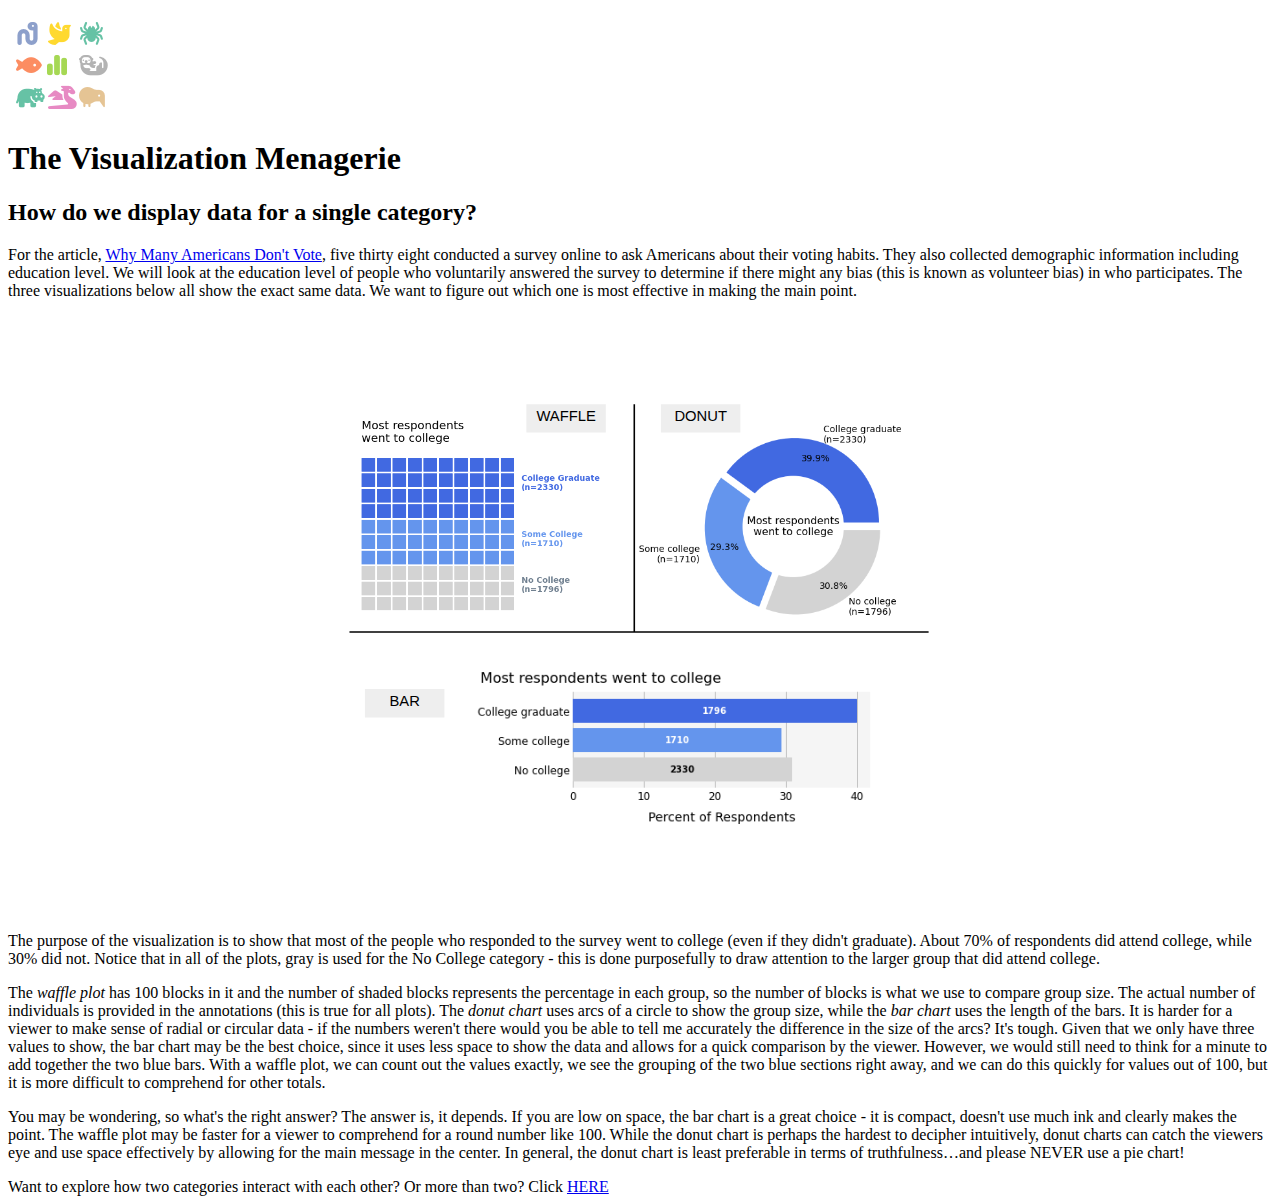
<file: categorical_one.html>
<!DOCTYPE html>

<html lang="en">

    <head>
        <meta charset="UTF-8">
        <meta name="viewport" content="width=device-width, initial-scale=1">
        <img src="images/logo.png" alt="Logo">
        <title>Categorical Data Viz 1</title>
        
    </head>

    <body>
        <header>
            <h1>
            The Visualization Menagerie
            </h1>
        </header>

        <main>
            <h2>
            How do we display data for a single category?
            </h2>
            <p>
            For the article, <a href="https://projects.fivethirtyeight.com/non-voters-poll-2020-election/">Why Many
            Americans Don't Vote</a>, five thirty eight conducted a survey online to ask Americans about their
            voting habits. They also collected demographic information including education level. We will look at
            the education level of people who voluntarily answered the survey to determine if there might any bias
            (this is known as volunteer bias) in who participates. The three visualizations below all
            show the exact same data. We want to figure out which one is most effective in making the main point.
            </p>
            <img src="images/three_cat.svg" alt="Three Category Visualization" width="600" height="600" style="display:block; margin-left:auto; margin-right: auto;">
            <p>
            The purpose of the visualization is to show that most of the people who responded to the survey went to
            college (even if they didn't graduate). About 70% of respondents did attend college, while 30% did not.
            Notice that in all of the plots, gray is used for the No College category - this is done purposefully to
            draw attention to the larger group that did attend college.
            </p>
            <p>
            The <dfn>waffle plot</dfn> has 100 blocks in it and the number of shaded blocks represents the percentage
            in each group, so the number of blocks is what we use to compare group size. The actual number of
            individuals is provided in the annotations (this is true for all plots). The <dfn>donut chart</dfn> uses
            arcs of a circle to show the group size, while the <dfn>bar chart</dfn> uses the length of the bars. It
            is harder for a viewer to make sense of radial or circular data - if the numbers weren't there would you
            be able to tell me accurately the difference in the size of the arcs? It's tough. Given that we only
            have three values to show, the bar chart may be the best choice, since it uses less space to show the
            data and allows for a quick comparison by the viewer. However, we would still need to think for a minute
            to add together the two blue bars. With a waffle plot, we can count out the values exactly, we see the
            grouping of the two blue sections right away, and we can do this quickly for values out of 100, but it
            is more difficult to comprehend for other totals.
            </p>        
            <p> 
            You may be wondering, so what's the right answer? The answer is, it depends. If you are low on space, the
            bar chart is a great choice - it is compact, doesn't use much ink and clearly makes the point. The
            waffle plot may be faster for a viewer to comprehend for a round number like 100. While the donut chart
            is perhaps the hardest to decipher intuitively, donut charts can catch the viewers eye and use space
            effectively by allowing for the main message in the center. In general, the donut chart is least
            preferable in terms of truthfulness…and please NEVER use a pie chart!
            </p>
        </main>

        <footer>
            Want to explore how two categories interact with each other? Or more than two? Click
            <a href="categorical_two.html"> HERE</a>
        </footer>

    </body>

</html>
</file>
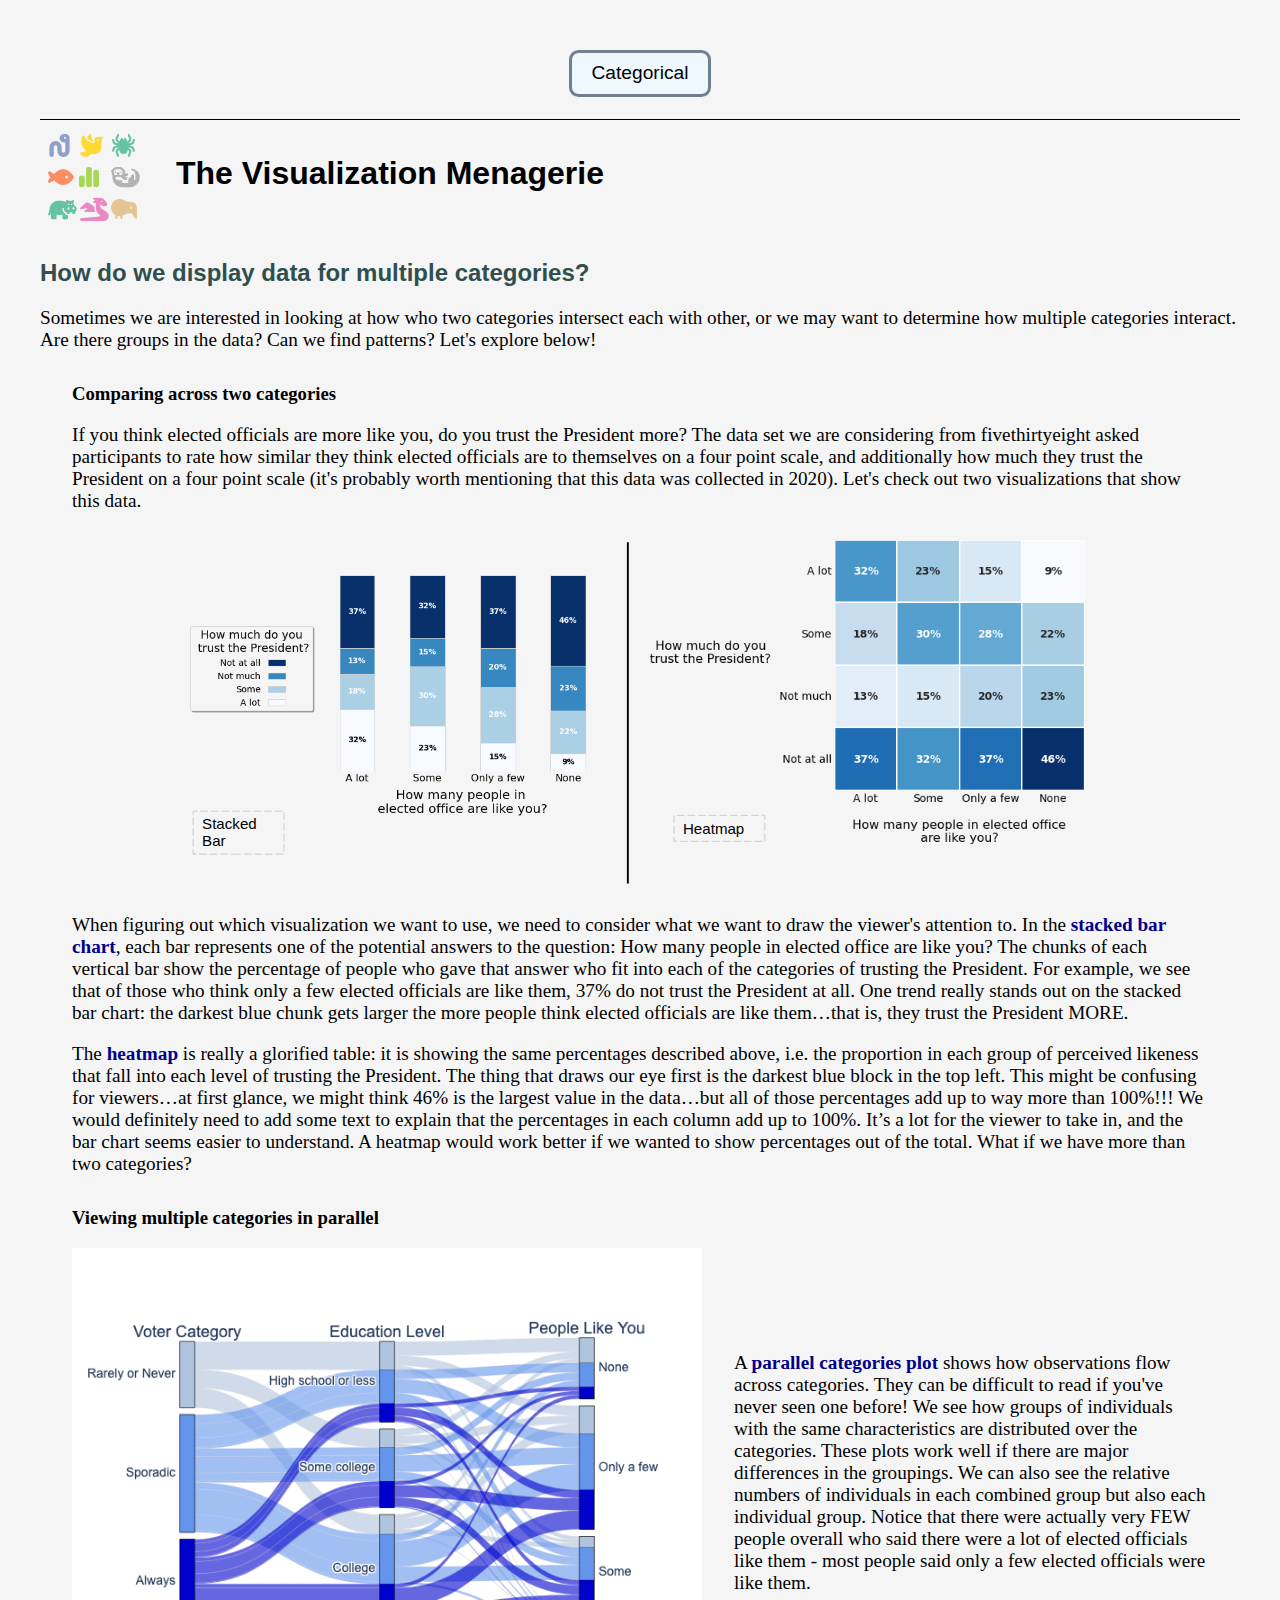
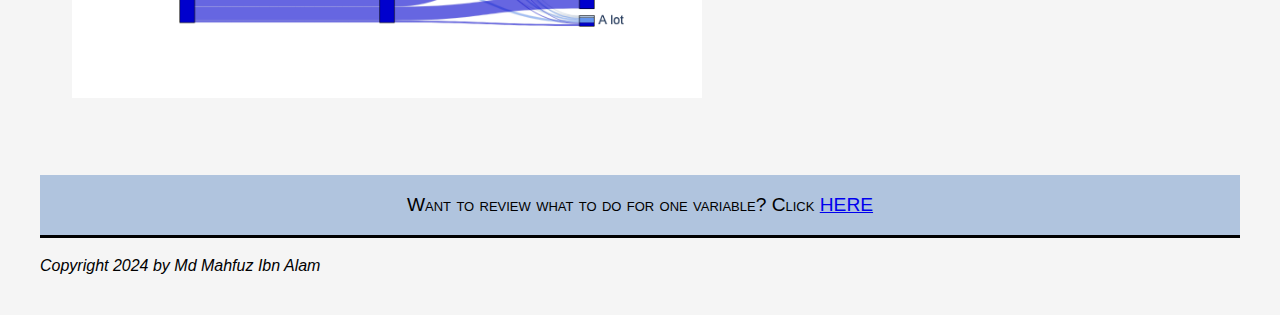
<file: categorical_two.html>
<!DOCTYPE html>

<html lang="en">

    <head>
        <meta charset="UTF-8">
        <meta name="viewport" content="width=device-width, initial-scale=1">
        <title>Categorical Data Viz 2</title>
        <style>
            @import url("css/categorical_two_full.css");
        </style>
    </head>

    <body>
        <header>
            <nav>
                <ul>
                    <li><a href="categorical_one.html" class="activechild">Categorical</a></li>
                </ul>
            </nav>
            <div class="logotext">
                <img src="images/logo.png" alt="Logo">
                <h1>The Visualization Menagerie</h1>
            </div>
        </header>

        <main>
            <h2>How do we display data for multiple categories?</h2>
            <p>
                Sometimes we are interested in looking at how who two categories intersect each with other,
                or we may want to determine how multiple categories interact. Are there groups in the data?
                Can we find patterns? Let's explore below!
            </p>

            <section>
                <h3>Comparing across two categories</h3>
                <p>
                    If you think elected officials are more like you, do you trust the President more?
                    The data set we are considering from fivethirtyeight asked participants to rate how similar they
                    think elected officials are to themselves on a four point scale, and additionally how much they
                    trust the President on a four point scale (it's probably worth mentioning that this data was
                    collected in 2020). Let's check out two visualizations that show this data.
                </p>
                <img src="images/two_cat.svg" alt="stacked bar and heatmap" class="scalesvg">
                <p>When figuring out which visualization we want to use, we need to consider what we want to draw the
                    viewer's attention to. In the <dfn>stacked bar chart</dfn>, each bar represents one of the potential
                    answers to the question: How many people in elected office are like you? The chunks of each vertical
                    bar show the percentage of people who gave that answer who fit into each of the categories of
                    trusting the President. For example, we see that of those who think only a few elected officials are
                    like them, 37% do not trust the President at all. One trend really stands out on the stacked bar
                    chart: the darkest blue chunk gets larger the more people think elected officials are like them…that
                    is, they trust the President MORE.
                </p>
                <p>
                    The <dfn>heatmap</dfn> is really a glorified table: it is showing the same percentages described
                    above, i.e. the proportion in each group of perceived likeness that fall into each level of trusting
                    the President. The thing that draws our eye first is the darkest blue block in the top left. This
                    might be confusing for viewers…at first glance, we might think 46% is the largest value in the
                    data…but all of those percentages add up to way more than 100%!!! We would definitely need to add
                    some text to explain that the percentages in each column add up to 100%. It’s a lot for the viewer
                    to take in, and the bar chart seems easier to understand. A heatmap would work better if we wanted
                    to show percentages out of the total. What if we have more than two categories?
                </p>
            </section>

            <section>
                <h3>Viewing multiple categories in parallel</h3>
                <div id="imagebox">
                    <img src="images/categories.html" alt="parcats plot" id="imgleft" srcset="images/categories_small.png 480w,
                        images/categories_medium.png 1280w" sizes="90vw">
                    <p> 
                        A <dfn>parallel categories plot</dfn> shows how observations flow across categories. They can be
                        difficult to read if you've never seen one before! We see how groups of individuals with the
                        same characteristics are distributed over the categories. These plots work well if there are
                        major differences in the groupings. We can also see the relative numbers of individuals in each
                        combined group but also each individual group. Notice that there were actually very
                        FEW people overall who said there were a lot of elected officials like them - most people said
                        only a few elected officials were like them.
                    </p>
                </div>
            </section>
        </main>

        <footer>
            <p class="navhelper">
                Want to review what to do for one variable? Click <a href="categorical_one.html">HERE</a>
            </p>
            <address>Copyright 2024 by Md Mahfuz Ibn Alam</a></address>
        </footer>

    </body>

</html>
</file>
